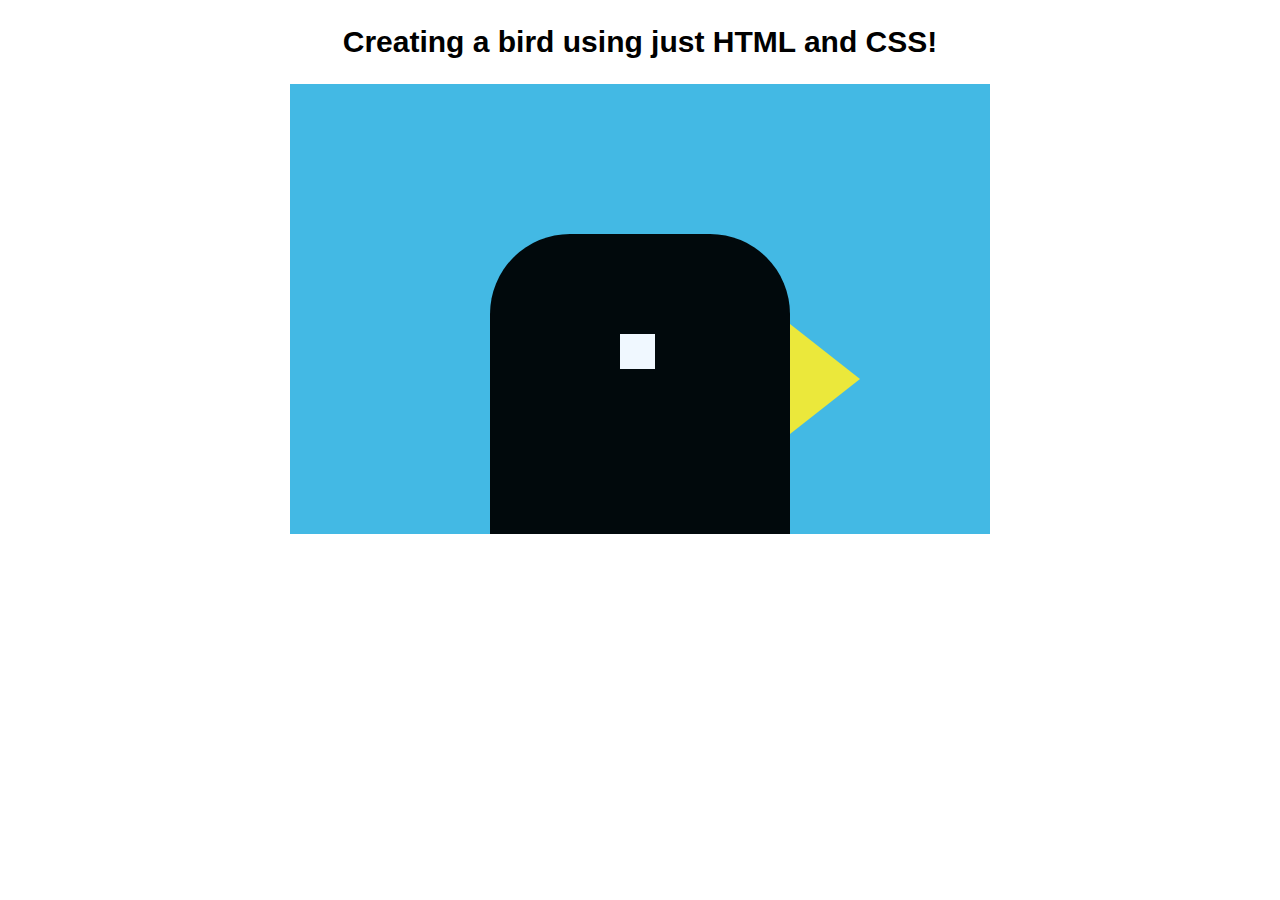
<file: Week01/CreatingBird/index.html>
<!DOCTYPE html>
<html>
<head>
<meta name="viewport" content="width=device-width, initial-scale=1">
<link rel="stylesheet" href="style.css">
</head>
<body>

<h2>Creating a bird using just HTML and CSS!</h2>
<div id="rect1"> 
  <div id="rect2">
    <div id="square"> </div>
    <div id="triang"></div>
  </div>
  
</div>


</body>
</html>
</file>
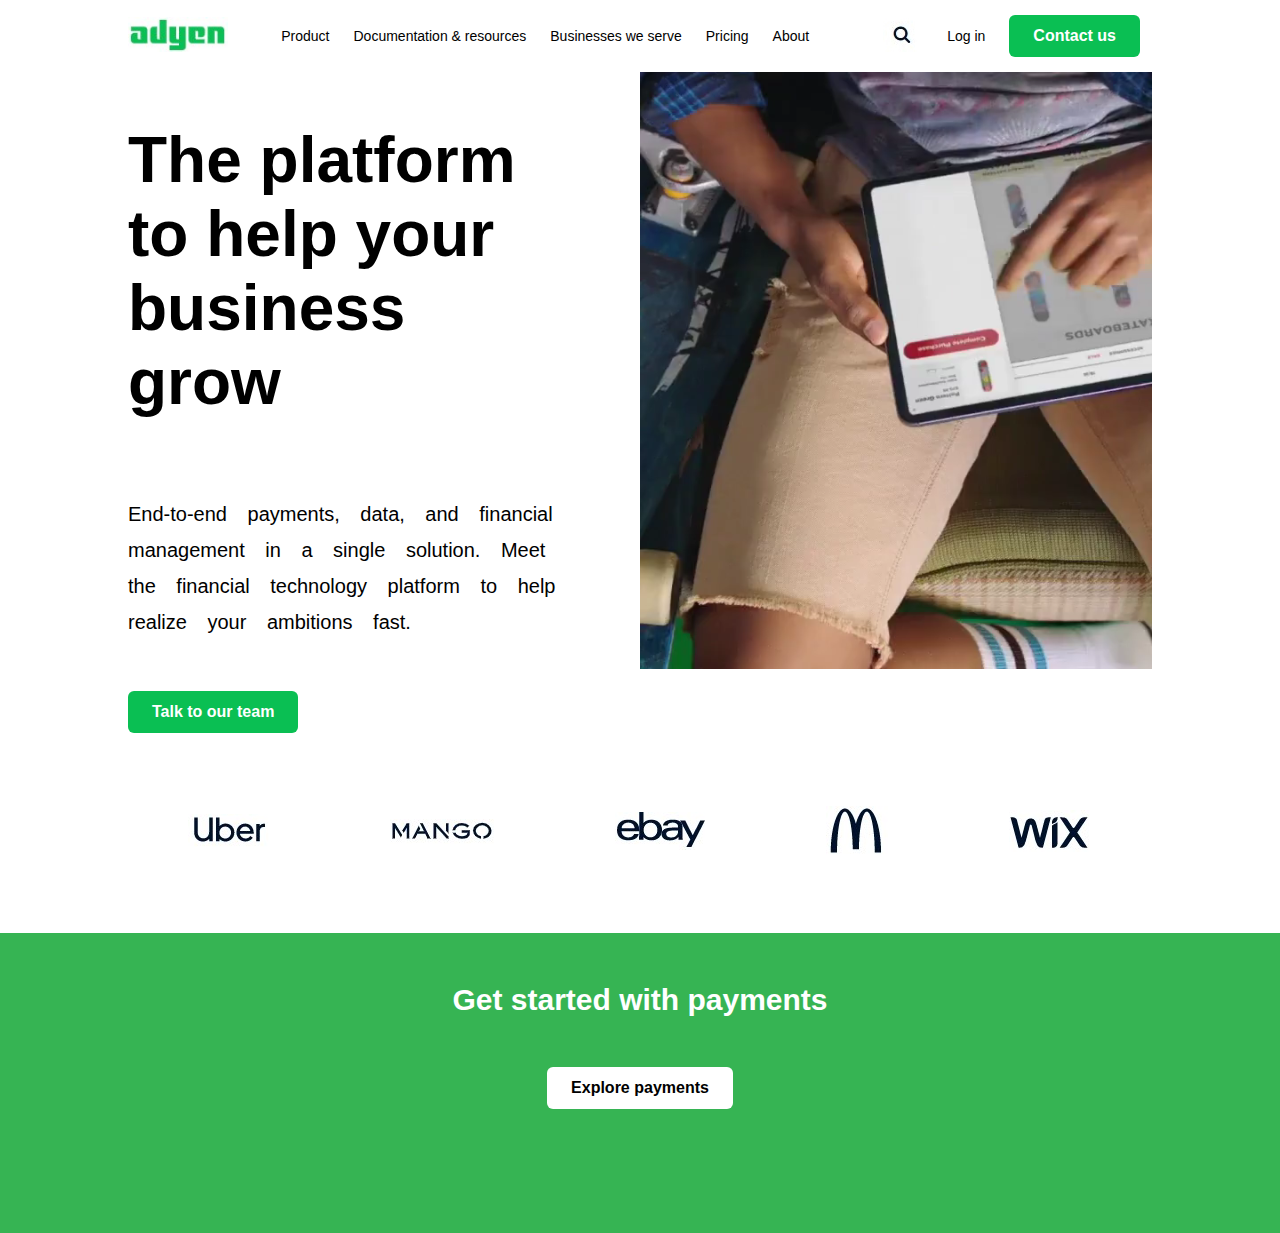
<file: Week02/Responsive-Website/index.html>
<!DOCTYPE html>
<html lang="en">
<head>
    <meta charset="UTF-8">
    <meta http-equiv="X-UA-Compatible" content="IE=edge">
    <meta name="viewport" content="width=device-width, initial-scale=1.0">
    <link rel="stylesheet" href="style.css">
    <title>Adyen | The platform to help your business grow</title>
</head>
<body>
  <div class="main-section">
    <div class="collapse">
     <header>
      <a class="logo" href="#" ><img src="img/logo.jpg" alt="Adyen logo image"></a>
      <nav class="navbar";>
        <ul class="navbar1" >
          <li ><a href="#">Product</a></li>
          <li ><a href="#">Documentation & resources</a></li>
          <li ><a href="#">Businesses we serve</a></li>
          <li ><a href="#">Pricing</a></li>
          <li href="#" >About</li>
        </ul>
        <ul class="navbar2" >
          <li id="searching" ><a href="#" title="Home page"><img src="img/search.jpg" alt="search"></a></li>
          <li href="#" >Log in</li>
          <li > <button class="button" id="button1" href="#"  >Contact us</button></li>
        </ul>
    </nav>
    </header>
    <li class="hidden-item" href="#"><img src="img/Hamburger_icon.svg.png" alt="collapsedmen"></a></li>
   </div>



<div class="section1">
   <div class="section1-left">
     <h1> The platform to help your business grow</h1>
     <p class="section1-left-Text">End-to-end payments, data, and financial management in a single solution. Meet the financial technology platform to help realize your ambitions fast.</p>
    <button class="button" id="button2" href="#" type="button" name="button">Talk to our team</button>
    </div>

   <div class="section1-rigth">
     <video autoplay loop muted plays-inline><source src="img/video1.mp4"></video>
   </div>
</div>




<div class="footer1" >
  <li ><img src="img/uberlogo.jpg" alt="uberlogo"></li>
  <li ><img src="img/mangologo.jpg" alt="mangologo"></li>
  <li ><img src="img/ebaylogo.jpg" alt="ebaylogo"></li>
  <li ><img src="img/maclogo.jpg" alt="maclogo"></li>
  <li ><img src="img/wixlogo.jpg" alt="wixlogo"></li>
</div>
</div> <!--main-section -->

<div class="footer2" >
 <li > <h2>Get started with payments</h2></li>
 <li > <button class="button" id="button3" href="#"type="button" name="button">Explore payments</button></li>
</footer>

</div>
</body>

</html>
</file>
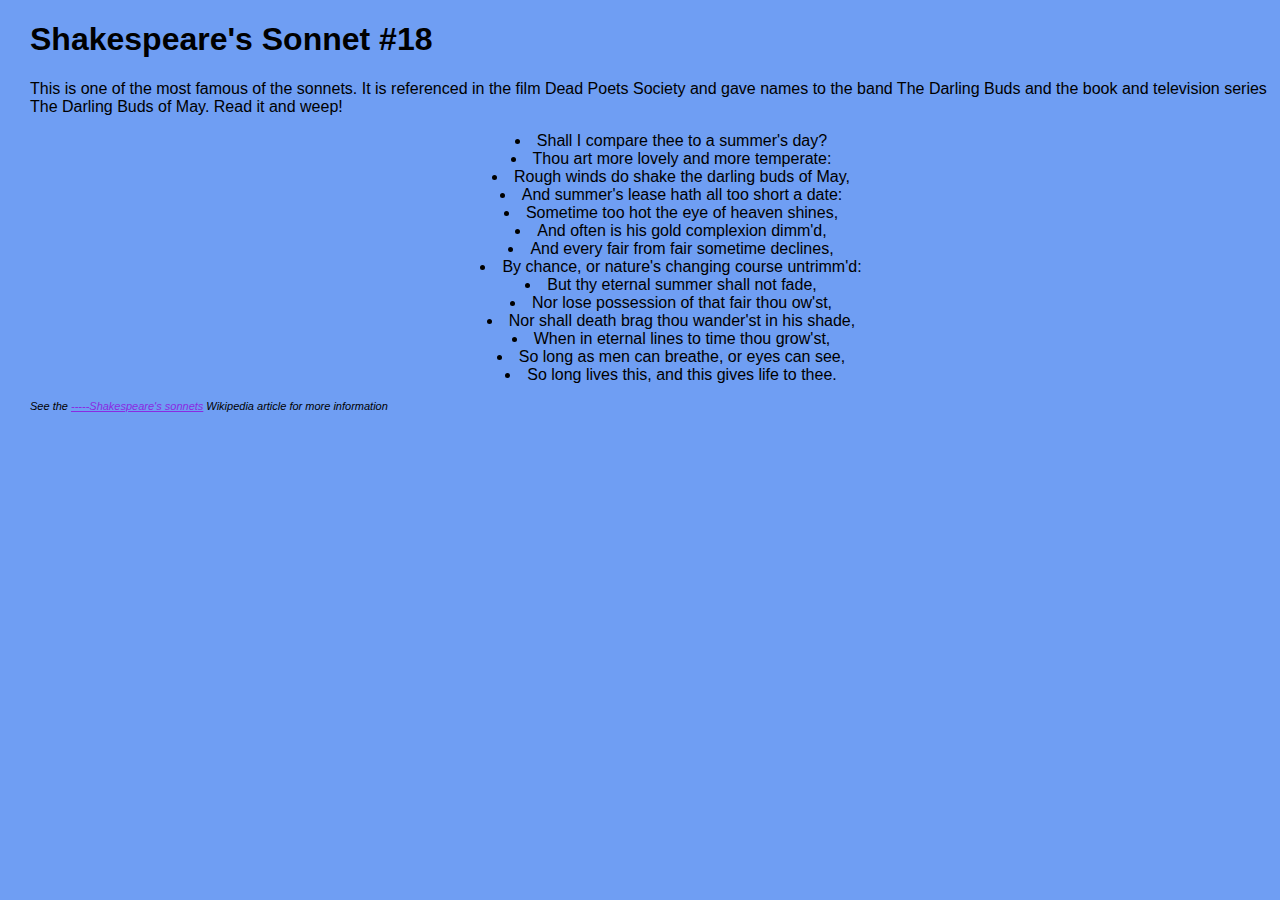
<file: Week01/CSS Challenges/Challenge01/index.html>
<!DOCTYPE html>
<html lang="en">
<head>
  <link rel="stylesheet" href="style.css">
  <meta charset="UTF-8">
  <meta http-equiv="X-UA-Compatible" content="IE=edge">
  <meta name="viewport" content="width=device-width, initial-scale=1.0">
  <title>Challange01</title>
</head>
<body>
  
  <h1>Shakespeare's Sonnet #18</h1>
    <p>
       This is one of the most famous of the sonnets. It is referenced
       in the film Dead Poets Society and gave names to the band The
       Darling Buds and the book and television series The Darling Buds
       of May. Read it and weep!
    </p>
    <ul >
      <li >Shall I compare thee to a summer's day?</li>
      <li >Thou art more lovely and more temperate:</li>
      <li >Rough winds do shake the darling buds of May,</li>
      <li >And summer's lease hath all too short a date:</li>
      <li>Sometime too hot the eye of heaven shines,</li>
      <li>And often is his gold complexion dimm'd,</li>
      <li>And every fair from fair sometime declines,</li>
      <li>By chance, or nature's changing course untrimm'd:</li>
      <li>But thy eternal summer shall not fade,</li>
      <li>Nor lose possession of that fair thou ow'st,</li>
      <li>Nor shall death brag thou wander'st in his shade,</li>
      <li>When in eternal lines to time thou grow'st,</li>
      <li>So long as men can breathe, or eyes can see,</li>
      <li>So long lives this, and this gives life to thee.</li>
    </ul>
    <div>  
    <p class="copyright">See the 
    <a class="aaaaa" href="http://en.wikipedia.org/wiki/">
    -----Shakespeare's sonnets</a> Wikipedia article for more information
    </p>
</div>
</body>
</html>


 <!-- 
         This is a multiline comment and it can
         span through as many as lines you like.
      -->
</file>
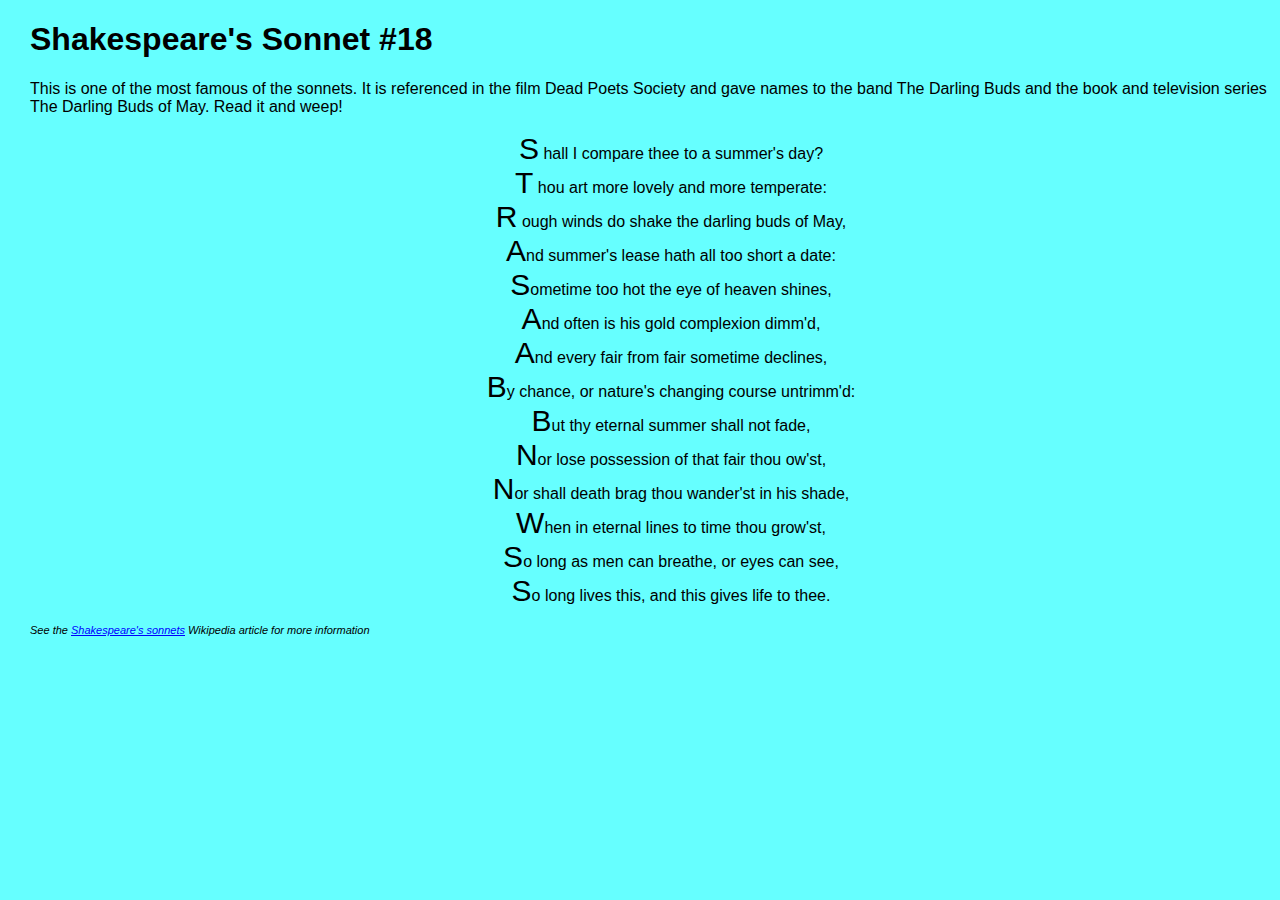
<file: Week01/CSS Challenges/Challenge02/index.html>
<!DOCTYPE html PUBLIC "-//W3C//DTD HTML 4.01//EN" "http://www.w3.org/TR/html4/strict.dtd">
<html>
  <head>
    <title>CSS Challenge 2</title>
    <link rel="stylesheet" href="style.css">
    <style>
    </style>
  </head>
  <body>
    <div id="wrap">
      <h1>Shakespeare's Sonnet #18</h1>
      <div class="line"></div>
      <p>
        This is one of the most famous of the sonnets. It is referenced in the
        film Dead Poets Society and gave names to the band The Darling Buds and
        the book and television series The Darling Buds of May. Read it and
        weep!
      </p>
      <ul>
        <li><a class=firstchar>S</a> hall I compare thee to a summer's day?</li>
        <li><a class=firstchar>T</a> hou art more lovely and more temperate:</li>
        <li><a class=firstchar>R</a> ough winds do shake the darling buds of May,</li>
        <li><a class=firstchar>A</a>nd summer's lease hath all too short a date:</li>
        <li><a class=firstchar>S</a>ometime too hot the eye of heaven shines,</li>
        <li><a class=firstchar>A</a>nd often is his gold complexion dimm'd,</li>
        <li><a class=firstchar>A</a>nd every fair from fair sometime declines,</li>
        <li><a class=firstchar>B</a>y chance, or nature's changing course untrimm'd:</li>
        <li><a class=firstchar>B</a>ut thy eternal summer shall not fade,</li>
        <li><a class=firstchar>N</a>or lose possession of that fair thou ow'st,</li>
        <li><a class=firstchar>N</a>or shall death brag thou wander'st in his shade,</li>
        <li><a class=firstchar>W</a>hen in eternal lines to time thou grow'st,</li>
        <li><a class=firstchar>S</a>o long as men can breathe, or eyes can see,</li>
        <li><a class=firstchar>S</a>o long lives this, and this gives life to thee.</li>
      </ul>

      <p class="copyright">
        See the
        <a href="http://en.wikipedia.org/wiki/Shakespeare%27s_Sonnets">
          Shakespeare's sonnets</a
        >
        Wikipedia article for more information
      </p>
    </div>
  </body>
</html>
</file>
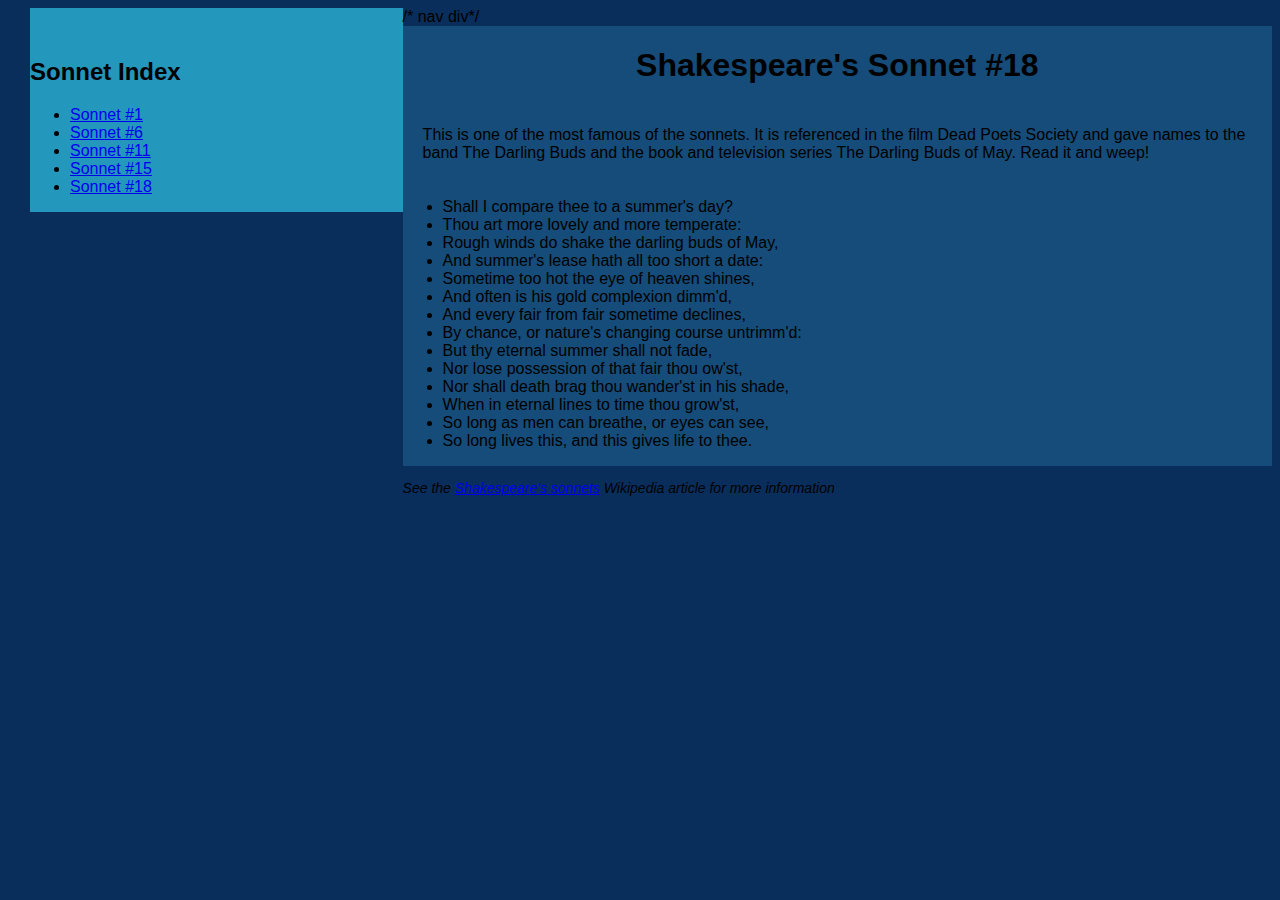
<file: Week01/CSS Challenges/Challenge03/index.html>
<!DOCTYPE html>
<html lang="en">
<head>
  <link rel="stylesheet" href="style.css">
  <meta charset="UTF-8">
  <meta http-equiv="X-UA-Compatible" content="IE=edge">
  <meta name="viewport" content="width=device-width, initial-scale=1.0">
  <title>Challange03</title>
</head>
<body>
  <div id="wrap">
        <div id="nav">
          <div class="navcontent">
          <h2>Sonnet Index</h2>
          <ul>
            <li><a href="#">Sonnet #1</a></li>
            <li><a href="#">Sonnet #6</a></li>
            <li><a href="#">Sonnet #11</a></li>
            <li><a href="#">Sonnet #15</a></li>
            <li><a href="#">Sonnet #18</a></li>
          </ul>
          </div>
        </div> /* nav div*/
        <div id="content">
          <h1>Shakespeare's Sonnet #18</h1>
          <p>This is one of the most famous of the sonnets. It is referenced
             in the film Dead Poets Society and gave names to the band The
             Darling Buds and the book and television series The Darling Buds
             of May. Read it and weep!</p>
          <ul class="main">
            <li>Shall I compare thee to a summer's day?</li>
            <li>Thou art more lovely and more temperate:</li>
            <li>Rough winds do shake the darling buds of May,</li>
            <li>And summer's lease hath all too short a date:</li>
            <li>Sometime too hot the eye of heaven shines,</li>
            <li>And often is his gold complexion dimm'd,</li>
            <li>And every fair from fair sometime declines,</li>
            <li>By chance, or nature's changing course untrimm'd:</li>
            <li>But thy eternal summer shall not fade,</li>
            <li>Nor lose possession of that fair thou ow'st,</li>
            <li>Nor shall death brag thou wander'st in his shade,</li>
            <li>When in eternal lines to time thou grow'st,</li>
            <li>So long as men can breathe, or eyes can see,</li>
            <li>So long lives this, and this gives life to thee.</li>
          </ul>
        </div>
   </div>

          <p class="copyright">See the
          <a href="http://en.wikipedia.org/wiki/Shakespeare%27s_Sonnets">
          Shakespeare's sonnets</a> Wikipedia article for more information
          </p>
</body>
</html>


 <!--
         This is a multiline comment and it can
         span through as many as lines you like.
      -->
</file>
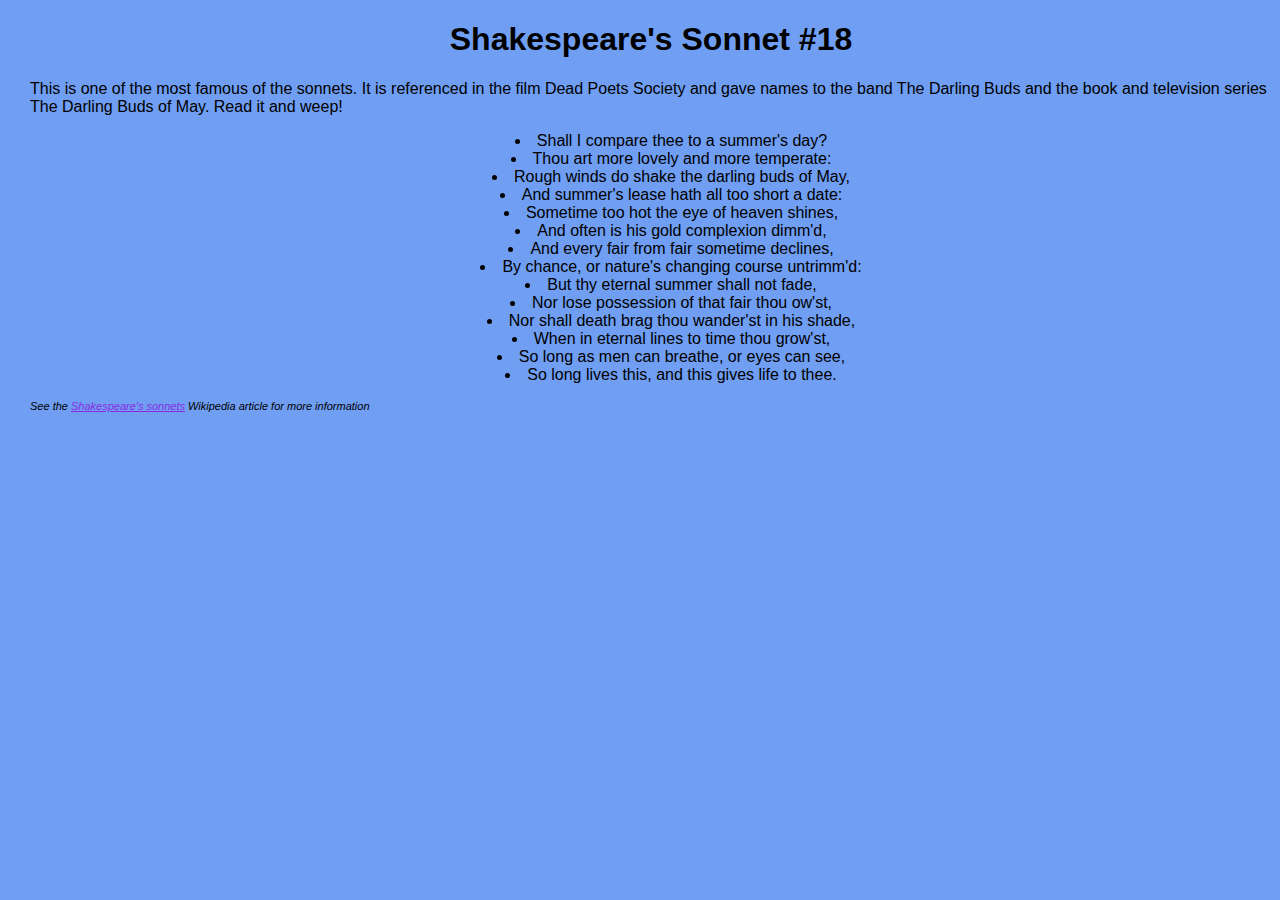
<file: Week01/CSS Challenges/Challenge04/index.html>
<!DOCTYPE html>
<html lang="en">
<head>
  <link rel="stylesheet" href="style.css">
  <meta charset="UTF-8">
  <meta http-equiv="X-UA-Compatible" content="IE=edge">
  <meta name="viewport" content="width=device-width, initial-scale=1.0">
  <title>Challange01</title>
</head>
<body>
  
  <h1>Shakespeare's Sonnet #18</h1>
    <p>
       This is one of the most famous of the sonnets. It is referenced
       in the film Dead Poets Society and gave names to the band The
       Darling Buds and the book and television series The Darling Buds
       of May. Read it and weep!
    </p>
    <ul >
      <li >Shall I compare thee to a summer's day?</li>
      <li >Thou art more lovely and more temperate:</li>
      <li >Rough winds do shake the darling buds of May,</li>
      <li >And summer's lease hath all too short a date:</li>
      <li>Sometime too hot the eye of heaven shines,</li>
      <li>And often is his gold complexion dimm'd,</li>
      <li>And every fair from fair sometime declines,</li>
      <li>By chance, or nature's changing course untrimm'd:</li>
      <li>But thy eternal summer shall not fade,</li>
      <li>Nor lose possession of that fair thou ow'st,</li>
      <li>Nor shall death brag thou wander'st in his shade,</li>
      <li>When in eternal lines to time thou grow'st,</li>
      <li>So long as men can breathe, or eyes can see,</li>
      <li>So long lives this, and this gives life to thee.</li>
    </ul>
      
    <p class="copyright">See the 
    <a href="http://en.wikipedia.org/wiki/Shakespeare%27s_Sonnets">
    Shakespeare's sonnets</a> Wikipedia article for more information
    </p>
</body>
</html>


 <!-- 
         This is a multiline comment and it can
         span through as many as lines you like.
      -->
</file>
<file: Week01/CreatingBird/style.css>
#rect1 {
    height: 450px;
    width: 700px;
    background-color: rgb(67, 185, 228);
margin: auto;
    position: relative;
    

  }
  #rect2 {
    height: 300px;
    width: 300px;
    background-color: rgb(1, 9, 12);
    border-radius:  80px 80px 0px 0px;
    position: absolute;
    bottom: 0%;
    left: 200px;

  }
  #triang {
	width: 0;
	height: 0;
	border-top: 55px solid transparent;
	border-left: 70px solid #ebe83b;
	border-bottom: 55px solid transparent;
  position: absolute;
  left: 300px;
  top: 90px;
 
}
   #square{
    height: 35px;
    width:  35px;
    background-color: aliceblue;
    position: absolute;
    left: 130px;
    top: 100px;
   }
   h2{
    text-align: center;
    font-family: 'Lucida Sans', 'Lucida Sans Regular', 'Lucida Grande', 'Lucida Sans Unicode', Geneva, Verdana, sans-serif;
    font-size: 30px;
   }
</file>
<file: Week02/Responsive-Website/style.css>
*{
    margin: 0;
    padding: 0;
    box-sizing: border-box;
    font-family: "Fakt",sans-serif,Helvetica,Arial;
}

.main-section{
  width: 80%;
  margin: 0 auto;
}

header{
  height: 72px;
  display: flex;
  justify-content:space-between;
  position:relative;
}

.logo{
  position: relative;
  border-top: none;
  margin: 17px 0;
}

.logo img{
  max-width: 100px;
}

.navbar{
   display: flex;
   align-items: center;
   justify-content: space-evenly;
}

.navbar  .navbar1 {
  display: flex;
  position: relative;
  justify-content: space-between;
}
.navbar  .navbar2 {
  display: flex;
  position: relative;
  align-items: center;
  padding-left: 50px;
  
}
.navbar .navbar1 li{
  display: block;
  position: relative;
  align-items: center;
  padding: 0 12px;
  font-size: 14px;
 
}
.navbar .navbar2 li{
  display: block;
  position: relative;
  padding: 0 12px;
  font-size: 14px;
}
a{
  color: black;
  text-decoration: none;
}

.hidden-item{
  width: 0;
  list-style: none;
}

.hidden-item img{
  display: none; 
}


.button {
  background-color: #0abf53;
  border: none;
  border-radius: 6px;
  width: auto;
  font-size: 16px;
  color: white;
  padding: 12px 24px;
  font-weight: 600;
  cursor:pointer;
  }

.section1{
  display: flex;
}
.section1-left{
  width: 39%;
  flex:1;
}
.section1-rigth{
  width: 59%;
  flex:1;
  box-sizing: border-box;
  vertical-align: middle;
}

.section1 h1 {
  font-size: 4rem;
  padding: 10% 20% 5% 0;
}
video{
  text-align: center;
  width: 100%;

}
.section1-left-Text{
  font-size: 20px;
  padding: 10% 10% 10% 0;
  word-spacing: 15px;
  line-height:36px;
}

.footer1{
  display: flex;
  justify-content: space-around;
  list-style: none;
  align-items: center;
  height: 200px;
}
.footer1 ul{
  width: 100%;
  height: 190px;
  align-content: center;

}

.footer1 ul li{
  flex:1;
  align-content: center;
  justify-content: space-around;
  list-style: none;
}

.footer2{
  background-color: #36b453;
  color: #ffff;
  height: 300px;
  list-style: none;
  margin: 0;
}
.footer2 li{
  padding-top: 50px;
  text-align: center;
  font-weight: 600;
  font-size: 20px;
}


#button3{
  background-color: #ffff;
  color: black;
}


@media (min-width: 771px) and (max-width: 1250px) {
  .navbar{
    display: none;
}
.collapse{
  display: flex;
}

header{
  width: 100%;
}
.hidden-item{
  display: flex;
  list-style: none;
  align-items: center;
  justify-content : right;
}

.hidden-item img{
  width: 30px;
  display: block;
  justify-content: space-between;
  cursor: pointer;
  
  
}
.footer1 {
  display: grid;
  grid-template-columns: 1fr 1fr 1fr;
  justify-items: center;
}
.section1 h1 {
  font-size: 3rem;
}


}
@media (max-width: 770px) {
 body{
  grid-template-columns: auto;
 }
  .navbar{
    display: none;
}
.section1 h1 {
  font-size: 3rem;
}
.collapse{
  display: flex;
}

header{
  width: 100%;
}
.hidden-item{
  display: flex;
  list-style: none;
  align-items: center;
  justify-content : right;
}

.hidden-item img{
  width: 30px;
  display: block;
  justify-content: space-between;
  cursor: pointer;
}
  .footer1 {
    display: grid;
    grid-template-columns: 1fr 1fr 1fr;
    justify-items: center;
  }
 .section1{
  display: grid;
  grid-template-columns: auto;
  grid-gap: 20px;
 }
.section1-left{
  width: 100%;
  padding: 0;
  justify-items: center;
}
.section1-rigth{
  width: 100%;
  padding: 0;
  justify-content: center;
}
.header {
  padding: 0;
  justify-items: center;
}

.section1-leftText{
  padding: 0 0 15px 0;
  justify-items: center;
}


.footer2{
  width: 100%;
  margin: 0;
  padding: 0;
  justify-items: center;
}
}

@media (max-width: 400px) {

  .footer1 li img{
    max-width: 60%;
  }
  .section1 h1 {
    font-size: 2rem;
  }
  .section1-left-Text{
    font-size: 15px;
    font-weight: 500;}
    #button2{
      justify-content: center;
      width: 100%;
      margin-bottom: 30px;
    
    }

}
</file>
<file: Week01/CSS Challenges/Challenge01/style.css>
body{
  background-color: rgba(106, 154, 243, 0.966);
  margin-left: 30px;
  font-family:Arial, Helvetica, sans-serif
}
h1{
  font-family:Arial, Helvetica, sans-serif
}
a{
  color: blueviolet;
  
}
.copyright{
  font-size: 11px;
  font-style: italic;
}
ul li{
  
text-align: center;
list-style-position: inside;  
}
</file>
<file: Week01/CSS Challenges/Challenge02/style.css>
body{
  background-color: #66FFFF;
  margin-left: 30px;
  font-family:Arial, Helvetica, sans-serif
}
h1{
  font-family:Arial, Helvetica, sans-serif
}
a{
  color: blue;

}
.copyright{
  font-size: 11px;
  font-style: italic;
}
ul li{

text-align: center;
list-style-position: inside;
list-style: none;
}

.firstchar{
  font-size: 30px;
  color: black;
}
</file>
<file: Week01/CSS Challenges/Challenge03/style.css>
body{
  background-color: #092e5b;
  margin-left: 30px;
  font-family:Arial, Helvetica, sans-serif
}
h1{
  font-family:Arial, Helvetica, sans-serif;
  text-align: center;
}

.copyright{
  font-size: 14px;
  font-style: italic;
  width: 70%;
  float: right;
}

#content{
  background-color: #154c79;
  width: 70%;
  float: right;

}

#nav{
  background-color: #2397bc;
  width: 30%;
  float: left;
  box-sizing: border-box;
}
#content h1{
  padding-top: 30px
  padding:20px;
  box-sizing: border-box;
}
#content p{
  padding:20px;
  display: block;
}
#nav h2{
  padding-top: 30px

}
.navcontent{
align-content:center;
}
.main{
  padding-top: 30px
  padding:20px;
}
#wrap{

}
</file>
<file: Week01/CSS Challenges/Challenge04/style.css>
body{
  background-color: rgba(106, 154, 243, 0.966);
  margin-left: 30px;
  font-family:Arial, Helvetica, sans-serif
}
h1{
  font-family:Arial, Helvetica, sans-serif;
  text-align: center;
}


a{
  color: blueviolet;
  
}
.copyright{
  font-size: 11px;
  font-style: italic;
}
ul li{
  
text-align: center;
list-style-position: inside;  
}
.fisrttext{
  
}
</file>
